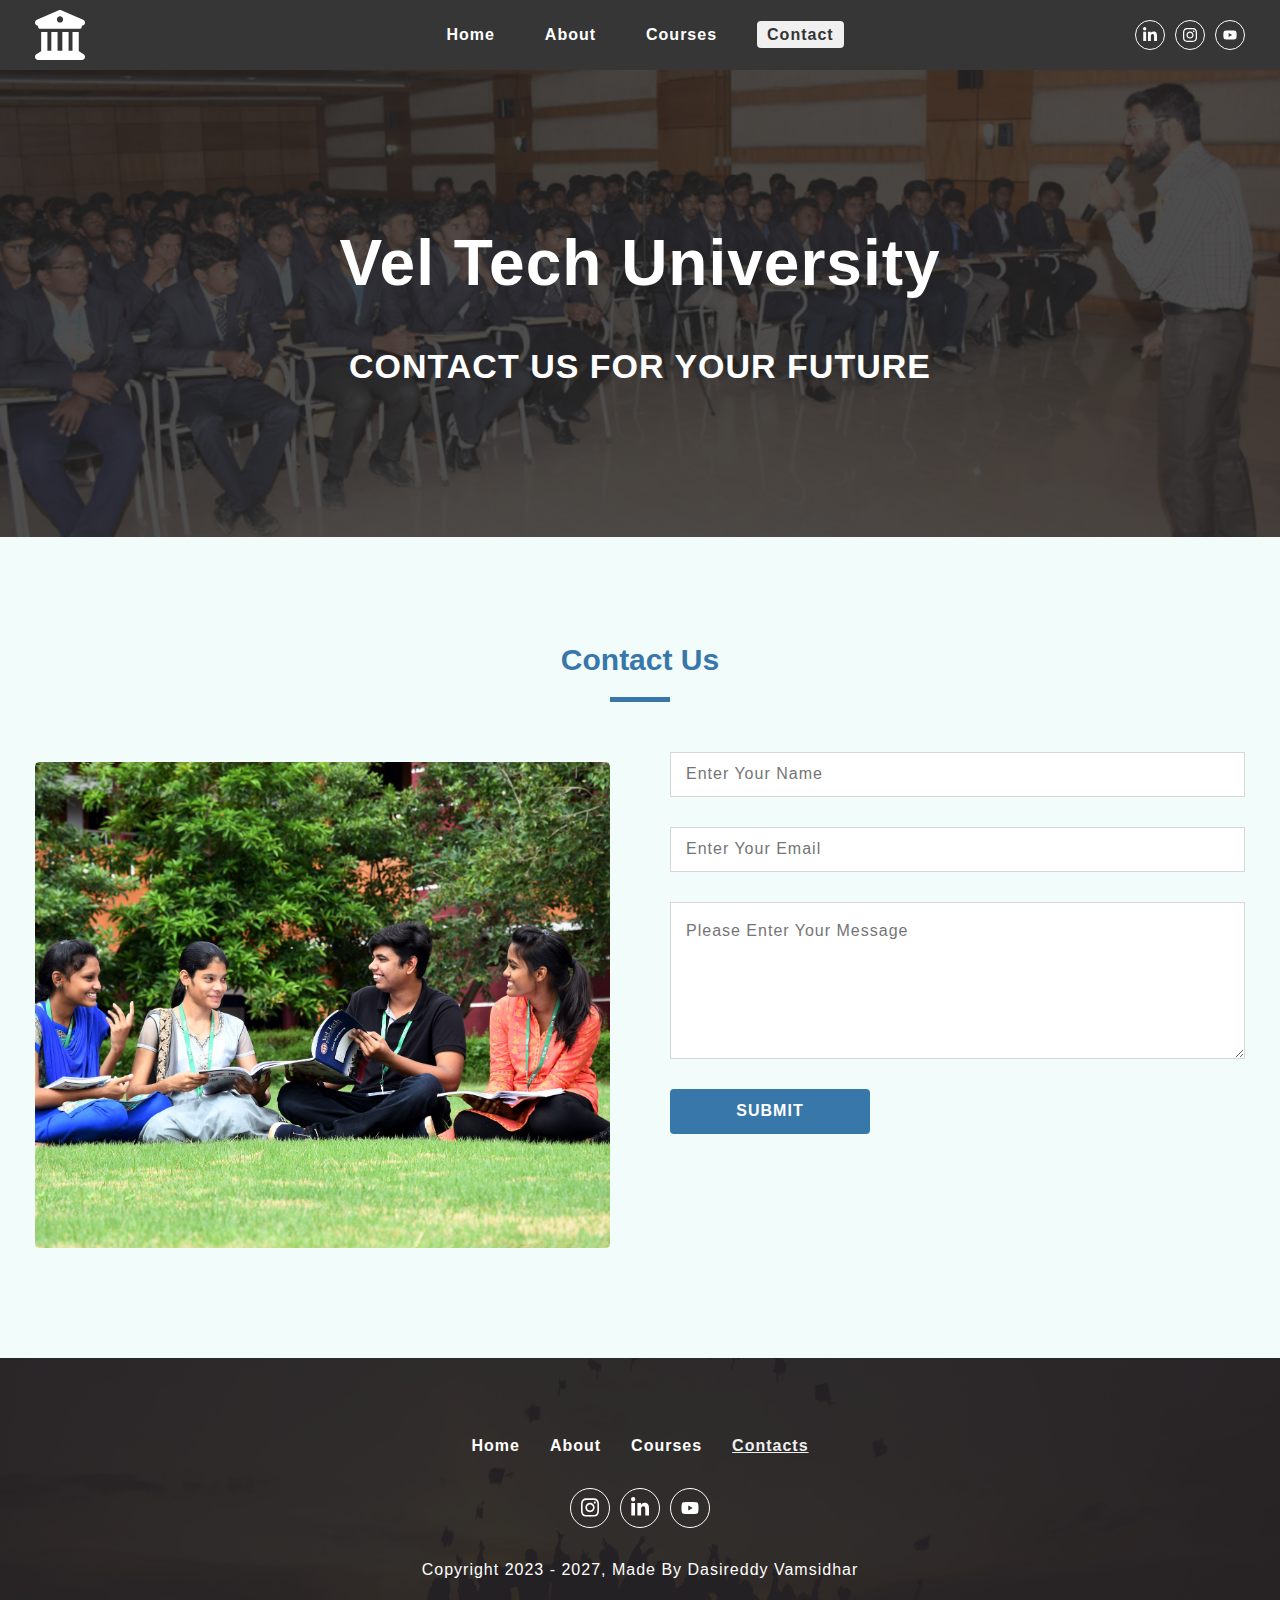
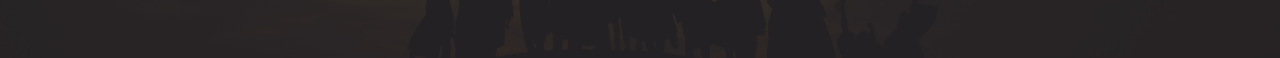
<file: contact.html>
<!DOCTYPE html>
<html lang="en">
<head>
    <meta charset="UTF-8">
    <meta name="viewport" content="width=device-width, initial-scale=1.0">
    <title>Vamsi || Contact Vel Tech University</title>
    <link rel="shortcut icon" href="/icons/vel logo.png" type="image/x-icon"/>
    <link rel="stylesheet" href="/css/style.css"/>
    <link rel="stylesheet" href="/css/navbar.css"/>
    <link rel="stylesheet" href="/css/common.css"/>
    <link rel="stylesheet" href="/css/sidebar.css"/>
    <link rel="stylesheet" href="/css/footer.css"/>
    <link rel="stylesheet" href="/css/single-featured.css"/>
   

</head>
<body>

    <!-- nav section start-->

    <nav class="nav-container">
        <div class="nav-center wrapper">
            <div class="logo-section">
                <a href="./" >
                    <img 
                    src="/icons/university.svg" 
                    alt="university logo"
                    class="logo"
                    />
                </a>
            </div>

            <div class="hamburger">
                <img 
                src="/icons/bars.svg" alt="sidebar open button"/>
            </div>

            <div class="nav-links-main">
                <ul class="nav-links">
                    <li> <a href="./" class="nav-link">home</a> </li>
                    <li> <a href="./about.html" class="nav-link">about</a> </li>
                    <li> <a href="./courses.html" class="nav-link">courses</a> </li>
                    <li> <a href="./contact.html" class="nav-link  active">contact</a> </li>
                </ul>
            </div>

            <div class="nav-social-links-main">
                <ul class="nav-social-links">
                    <li class="nav-social-link">
                        <a href="https://www.linkedin.com/company/veltechinstitue/"
                           target="_blank">
                            <img src="/icons/linkedin.svg" alt="linkedin">

                        </a>
                    </li>
            
                    <li class="nav-social-link">
                        <a href="https://instagram.com/veltechuniversityofficial?igshid=MzRlODBiNWFlZA=="
                           target="_blank">
                            <img src="/icons/instagram.svg" alt="instagram">
                            
                        </a>
                    </li>
                    <li class="nav-social-link">
                        <a href="https://www.youtube.com/@VelTechUniversity7"
                        target="_blank">
                            <img src="/icons/youtube.svg" alt="youtube">
                            
                        </a>
                    </li>
                </ul>
            </div>
        </div>

    </nav>
    <!-- nav section end-->


    <!--sidebar section start, when click the hamburger we need to 
        show the content-->
        <aside class="sidebar-container">
            <div class="sidebar-center wrapper">
                <div class="side-header">
                    <div class="logo-section">
                        <a href="./">
                            <img src="/icons/university.svg"
                            alt="university logo"/>
                        </a>
                    </div>
                    <div class="close-button">
                        <img src="/icons/close.svg" 
                        alt="siderbar close button"/>
                    </div>
                </div>
                <div class="sidebar-content paddingTopMobile-fifty">
                    <div class="sidebar-links-main">
                        <ul class="sidebar-links">
                            <li> <a href="./" class="nav-link">home</a></li>
                            <li> <a href="./about.html" class="nav-link">about</a></li>
                            <li> <a href="./courses.html" class="nav-link">courses</a></li>
                            <li> <a href="./contact.html" class="nav-link  active">contact</a></li>
                        </ul>
                    </div>
                </div>
            </div>
        </aside>
    <!--sidebar section end-->


        <!-- Hero section start-->
 
        <div class="page-hero-container">
            <div class="page-hero">
                <div class="hero-image-component">
                    <div class="img-container">
                        <img src="/assets/contact page.jpg"
                             alt="about section banner"/>
                    </div>
                </div>
                <div class="hero-box paddingBottomMobile-thirty paddingTopMobile-fifty">
                    <div class="hero-content text-center wrapper text-container">
                        <h1 class="heading"> Vel Tech University</h1>
                        <div class="small-heading">contact us for your future</div>
                    </div>
                </div>
            </div>
        </div>
    
        <!-- Hero section end-->

        <!--single featured component start-->
        <div class="single-featured-container light-blue-background">
            <div class="single-featured-center wrapper">
                <div class="section-title paddingTopMobile-fifty paddingTopDesktop-hundred">
                    <h3 class="title">contact us</h3>
                    <div class="underline"></div>
                </div>
                <div class="single-featured paddingTopDesktop-fifty
                paddingBottomDesktop-hundred paddingTopMobile-fifty
                paddingBottomMobile-fifty">
                    <div class="image-component single-featured-image 
                    paddingBottomMobile-fifty">
                        <img src="/assets/contact.jpg"
                             alt="contact section image"/>

                    </div>
                    <div class="single-featured-text-component">
                        <div class="featured-center">
                            <div class="about-info">
                                <form class="contact-us-form">
                                    <input type="text" 
                                           name="name" 
                                           id="name"
                                           placeholder="enter your name" 
                                           class="primary-input full-width-mobile
                                           full-width-desktop"
                                    />
                                    <input type="email" 
                                    name="email" 
                                    id="email"
                                    placeholder="enter your email" 
                                    class="primary-input full-width-mobile
                                    full-width-desktop"
                                   />
                                   <textarea
                                   name="message"
                                   id="message"
                                   cols="30"
                                   rows="5"
                                   class="primary-textarea full-width-mobile
                                   full-width-desktop"
                                   placeholder="please enter your message"
                                   ></textarea>
                                   <button class="button-primary-dark full-width-mobile">
                                    submit
                                   </button>
                                         
                                </form>
                            </div>
                        </div>
                    </div>
                </div>

            </div>
        </div>
        <!--single featured component end-->


    <!--Footer section start-->
    <footer class="footer-container">
        <div class="footer-center wrapper">
            <div class="footer-links-main">
                <ul class="footer-links">
                    <li> <a href="./" class="footer-link">home</a></li>
                    <li> <a href="./about.html" class="footer-link">about</a></li>
                    <li> <a href="./courses.html" class="footer-link">courses</a></li>
                    <li> <a href="./contact.html" class="footer-link active">contacts</a></li>
                </ul>
            </div>
            <div class="social-links-main">
                <ul class="social-links">
                    <li class="social-link">
                        <a href="https://instagram.com/veltechuniversityofficial?igshid=MzRlODBiNWFlZA=="
                           target="_blank">
                        <img src="/icons/instagram.svg" alt="instagram">
                        </a>
                    </li>


                        <li class="social-link">
                            <a href="https://www.linkedin.com/company/veltechinstitue/"
                               target="_blank">
                                <img src="/icons/linkedin.svg" alt="linkedin">
                            </a>
                        </li>

                        <li class="social-link">
                            <a href="https://www.youtube.com/@VelTechUniversity7"
                               target="_blank">
                                <img src="/icons/youtube.svg" alt="youtube">
                            </a>
                        </li>

                </ul>
            </div>

            <div class="footer-copy-right">
                <p>copyright 2023 - <span class="copyright-date">0</span>,
                made by dasireddy vamsidhar</p>
            </div>
        </div>

    </footer>
    <!--Footer section end-->

    <!--Java Script link for adding functionality-->
    <script src="./js/App.js"></script>

</body>
</html>
</file>
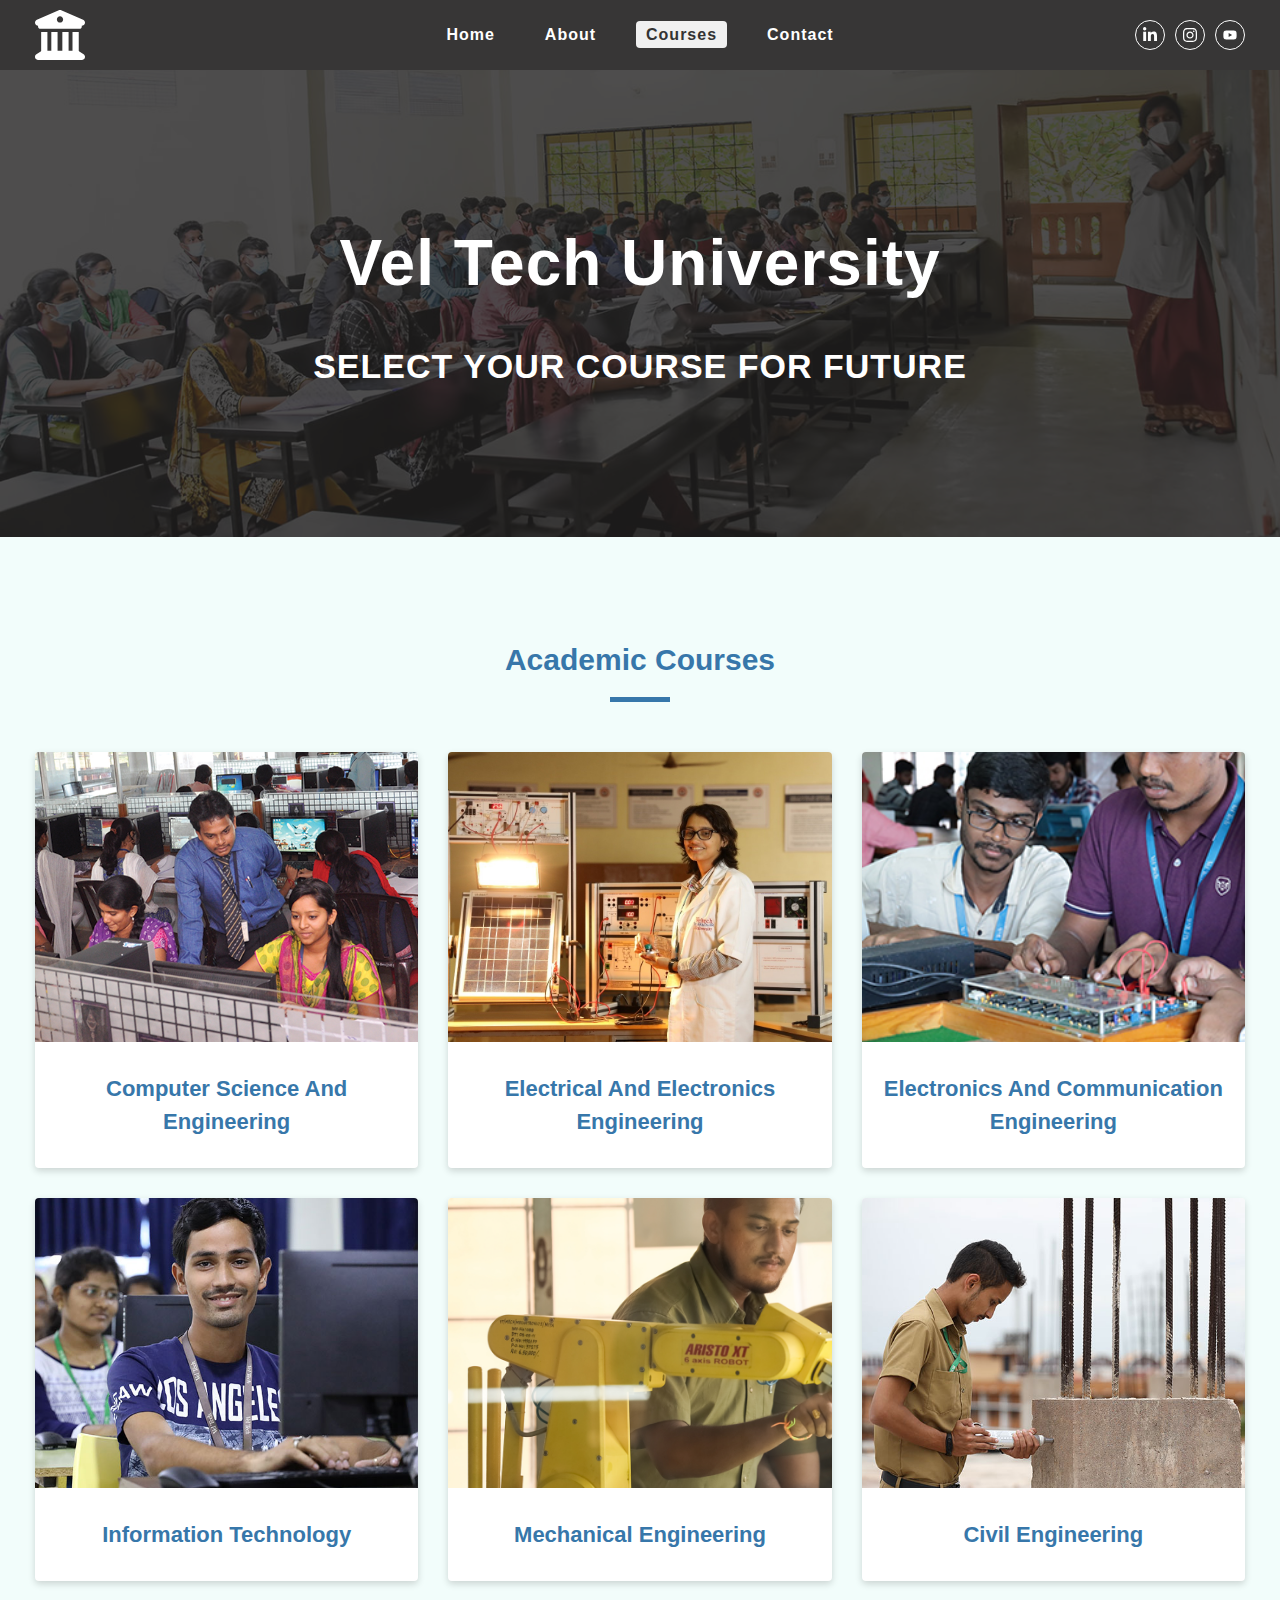
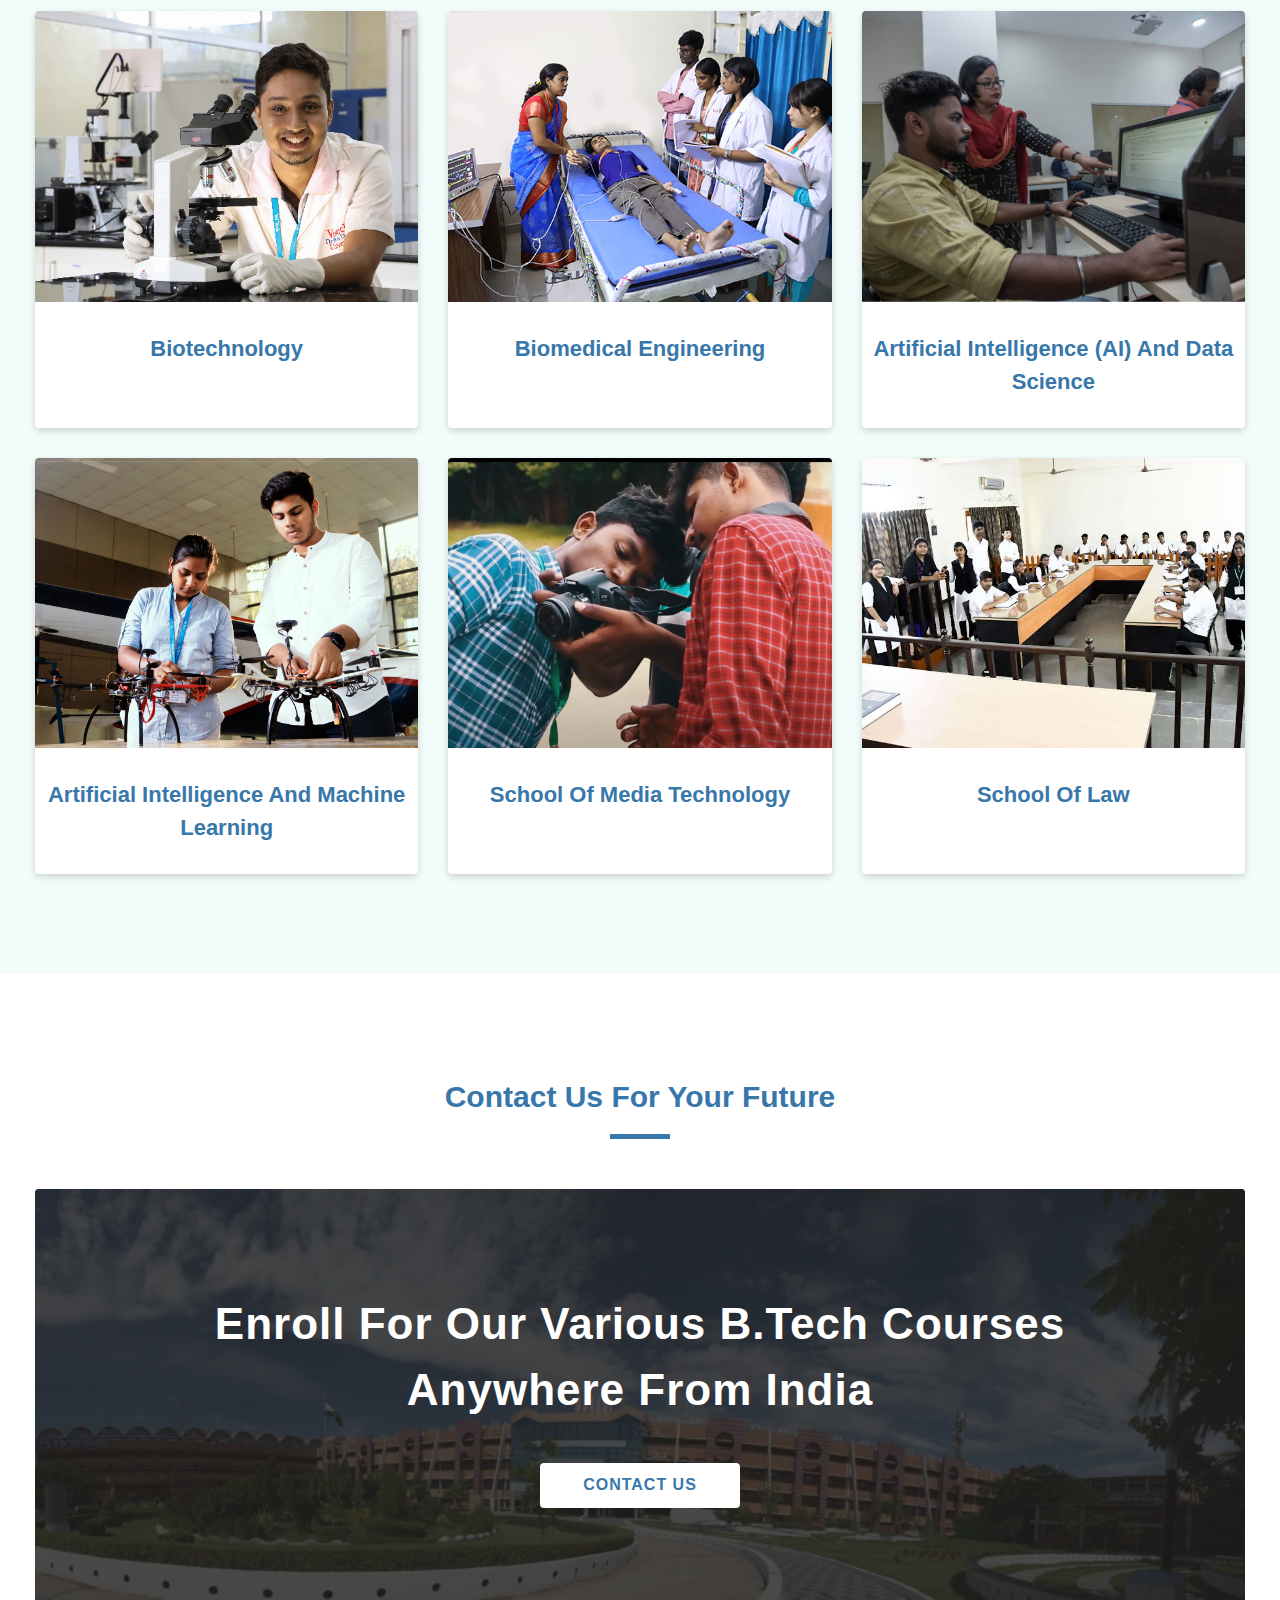
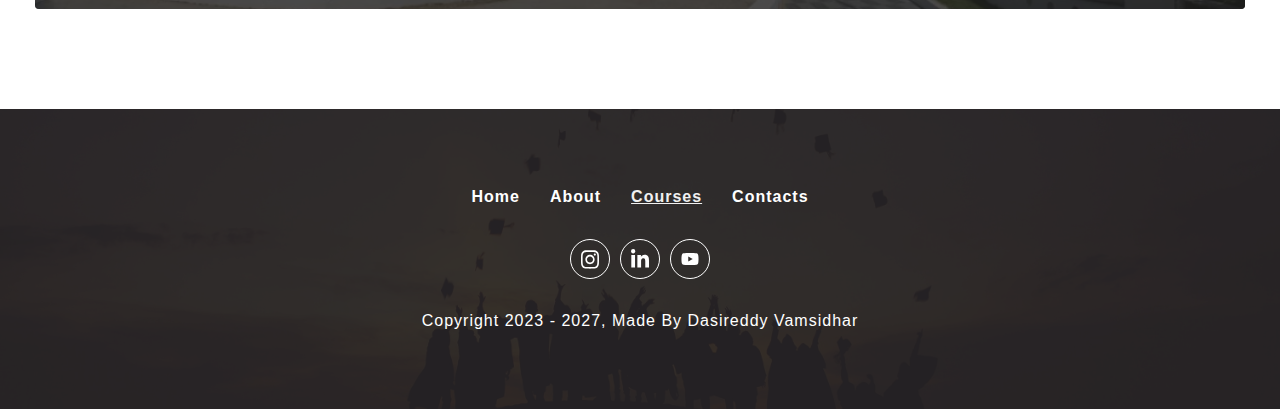
<file: courses.html>
<!DOCTYPE html>
<html lang="en">
<head>
    <meta charset="UTF-8">
    <meta name="viewport" content="width=device-width, initial-scale=1.0">
    <title>Vamsi || Courses Vel Tech University</title>
    <link rel="shortcut icon" href="/icons/vel logo.png" type="image/x-icon"/>
    <link rel="stylesheet" href="/css/style.css"/>
    <link rel="stylesheet" href="/css/navbar.css"/>
    <link rel="stylesheet" href="/css/common.css"/>
    <link rel="stylesheet" href="/css/sidebar.css"/>
    <link rel="stylesheet" href="/css/footer.css"/>
    
</head>
<body>

    <!-- nav section start-->

    <nav class="nav-container">
        <div class="nav-center wrapper">
            <div class="logo-section">
                <a href="./" >
                    <img 
                    src="/icons/university.svg" 
                    alt="university logo"
                    class="logo"
                    />
                </a>
            </div>

            <div class="hamburger">
                <img 
                src="/icons/bars.svg" alt="sidebar open button"/>
            </div>

            <div class="nav-links-main">
                <ul class="nav-links">
                    <li> <a href="./" class="nav-link">home</a> </li>
                    <li> <a href="./about.html" class="nav-link">about</a> </li>
                    <li> <a href="./courses.html" class="nav-link active">courses</a> </li>
                    <li> <a href="./contact.html" class="nav-link">contact</a> </li>
                </ul>
            </div>

            <div class="nav-social-links-main">
                <ul class="nav-social-links">
                    <li class="nav-social-link">
                        <a href="https://www.linkedin.com/company/veltechinstitue/"
                           target="_blank">
                            <img src="/icons/linkedin.svg" alt="linkedin">

                        </a>
                    </li>
                   
                    <li class="nav-social-link">
                        <a href="https://instagram.com/veltechuniversityofficial?igshid=MzRlODBiNWFlZA=="
                           target="_blank">
                            <img src="/icons/instagram.svg" alt="instagram">
                            
                        </a>
                    </li>
                    <li class="nav-social-link">
                        <a href="https://www.youtube.com/@VelTechUniversity7"
                           target="_blank">
                            <img src="/icons/youtube.svg" alt="youtube">
                            
                        </a>
                    </li>
                </ul>
            </div>
        </div>

    </nav>
    <!-- nav section end-->


    <!--sidebar section start, when click the hamburger we need to 
        show the content-->
        <aside class="sidebar-container">
            <div class="sidebar-center wrapper">
                <div class="side-header">
                    <div class="logo-section">
                        <a href="./">
                            <img src="/icons/university.svg"
                            alt="university logo"/>
                        </a>
                    </div>
                    <div class="close-button">
                        <img src="/icons/close.svg" 
                        alt="siderbar close button"/>
                    </div>
                </div>
                <div class="sidebar-content paddingTopMobile-fifty">
                    <div class="sidebar-links-main">
                        <ul class="sidebar-links">
                            <li> <a href="./" class="nav-link">home</a></li>
                            <li> <a href="./about.html" class="nav-link">about</a></li>
                            <li> <a href="./courses.html" class="nav-link active">courses</a></li>
                            <li> <a href="./contact.html" class="nav-link">contact</a></li>
                        </ul>
                    </div>
                </div>
            </div>
        </aside>
    <!--sidebar section end-->


        <!-- Hero section start-->
 
        <div class="page-hero-container">
            <div class="page-hero">
                <div class="hero-image-component">
                    <div class="img-container">
                        <img src="/assets/courses page.jpg"
                             alt="about section banner"/>
                    </div>
                </div>
                <div class="hero-box paddingBottomMobile-thirty paddingTopMobile-fifty">
                    <div class="hero-content text-center wrapper text-container">
                        <h1 class="heading"> Vel Tech University</h1>
                        <div class="small-heading">select your course for future</div>
                    </div>
                </div>
            </div>
        </div>
    
        <!-- Hero section end-->

        
    <!--featured courses section start-->

    <div class="featured-courese-container light-blue-background">
        <div class="featured-courses-center wrapper">
            <div class="section-title paddingTopDesktop-hundred 
                paddingTopMobile-fifty">

                <h3 class="title">academic courses</h3>
                <div class="underline"></div>
            </div>

            <section class="featured-courses paddingTopDesktop-fifty 
            paddingBottomDesktop-hundred paddingBottomMobile-fifty
            paddingTopMobile-fifty three-column-layout">

            
            <!--single course start-->

            <article class="single-course">
                <div class="img-container">
                    <img src="/assets/course-1.png" 
                         alt="course one"/>
                </div>
                <div class="course-title">
                    <p>Computer Science and Engineering</p>
                </div>
            </article>

            <!--single course end-->

            
            <!--single course start-->

            <article class="single-course">
                <div class="img-container">
                    <img src="/assets/course-2.jpg" 
                         alt="course two"/>
                </div>
                <div class="course-title">
                    <p>Electrical and Electronics Engineering</p>
                </div>
            </article>

            <!--single course end-->

            
            <!--single course start-->

            <article class="single-course">
                <div class="img-container">
                    <img src="/assets/course-3.jpg" 
                         alt="course three"/>
                </div>
                <div class="course-title">
                    <p>Electronics and Communication Engineering</p>
                </div>
            </article>

            <!--single course end-->

            
            <!--single course start-->

            <article class="single-course">
                <div class="img-container">
                    <img src="/assets/course-4.jpg" 
                         alt="course four"/>
                </div>
                <div class="course-title">
                    <p> Information Technology</p>
                </div>
            </article>

            <!--single course end-->

            
            <!--single course start-->

            <article class="single-course">
                <div class="img-container">
                    <img src="/assets/course-5.png" 
                         alt="course five"/>
                </div>
                <div class="course-title">
                    <p>Mechanical Engineering</p>
                </div>
            </article>

            <!--single course end-->

            
            <!--single course start-->

            <article class="single-course">
                <div class="img-container">
                    <img src="/assets/course-6.jpg" 
                         alt="course six"/>
                </div>
                <div class="course-title">
                    <p> Civil Engineering</p>
                </div>
            </article>
            
            <!--single course end-->

            
            <!--single course start-->

            <article class="single-course">
                <div class="img-container">
                    <img src="/assets/course-7.jpg" 
                         alt="course seven"/>
                </div>
                <div class="course-title">
                    <p> Biotechnology</p>
                </div>
            </article>

            <!--single course end-->

            
            <!--single course start-->

            <article class="single-course">
                <div class="img-container">
                    <img src="/assets/course-8.jpg" 
                         alt="course eight"/>
                </div>
                <div class="course-title">
                    <p>Biomedical Engineering</p>
                </div>
            </article>

            <!--single course end-->

            
            <!--single course start-->

            <article class="single-course">
                <div class="img-container">
                    <img src="/assets/course-9.jpg" 
                         alt="course nine"/>
                </div>
                <div class="course-title">
                    <p>Artificial Intelligence (AI) and Data Science</p>
                </div>
            </article>

            <!--single course end-->

            
            <!--single course start-->

            <article class="single-course">
                <div class="img-container">
                    <img src="/assets/course-10.jpg" 
                         alt="course ten"/>
                </div>
                <div class="course-title">
                    <p>Artificial Intelligence and Machine Learning</p>
                </div>
            </article>

            <!--single course end-->

            
            <!--single course start-->

            <article class="single-course">
                <div class="img-container">
                    <img src="/assets/course-11.png" 
                         alt="course eleven"/>
                </div>
                <div class="course-title">
                    <p>School of Media Technology</p>
                </div>
            </article>

            <!--single course end-->

            
            <!--single course start-->

            <article class="single-course">
                <div class="img-container">
                    <img src="/assets/course-12.jpg" 
                         alt="course twelve"/>
                </div>
                <div class="course-title">
                    <p>School of Law</p>
                </div>
            </article>

            <!--single course end-->
        
        </section>
        </div>
        </div>
    </div>

     <!--feature courses section end-->
         <!--contact promotion start (means when we click contact us button, it will
        promote(move) to contact page, hence we call it as contact promotion)-->

        <div class="contact-promotion-container light-pink-backgroung">
            <div class="contact-promotion-center wrapper">
                <div class="section-title paddingTopDesktop-hundred paddingTopMobile-fifty">
                    <h3 class="title">contact us for your future</h3>
                    <div class="underline"></div>
                </div>
                <section class="contact-promotion paddingTopDesktop-fifty 
                paddingTopMobile-fifty paddingBottomDesktop-hundred 
                paddingBottomMobile-fifty">
                    <div class="contact-promo-img">
                        <img src="/assets/contact us promotion.webp"
                             alt="contact us promotion image"/>
                        <div class="contact-info-container text-center text-container">
                            <h2 class="contact-heading">enroll for our various 
                                b.tech courses anywhere from india</h2>
                            <a href="./contact.html" class="button-primary-light">
                                contact us
                            </a>
                        </div>
                    </div>
                </section>
            </div>
        </div>
    <!--contact promotion end-->

    <!--Footer section start-->
    <footer class="footer-container">
        <div class="footer-center wrapper">
            <div class="footer-links-main">
                <ul class="footer-links">
                    <li> <a href="./" class="footer-link">home</a></li>
                    <li> <a href="./about.html" class="footer-link">about</a></li>
                    <li> <a href="./courses.html" class="footer-link active">courses</a></li>
                    <li> <a href="./contact.html" class="footer-link">contacts</a></li>
                </ul>
            </div>
            <div class="social-links-main">
                <ul class="social-links">
                    <li class="social-link">
                        <a href="https://instagram.com/veltechuniversityofficial?igshid=MzRlODBiNWFlZA=="
                           target="_blank">
                        <img src="/icons/instagram.svg" alt="instagram">
                        </a>
                    </li>

 

                        <li class="social-link">
                            <a href="https://www.linkedin.com/company/veltechinstitue/"
                               target="_blank">
                                <img src="/icons/linkedin.svg" alt="linkedin">
                            </a>
                        </li>

                        <li class="social-link">
                            <a href="https://www.youtube.com/@VelTechUniversity7"
                               target="_blank">
                                <img src="/icons/youtube.svg" alt="youtube">
                            </a>
                        </li>

                </ul>
            </div>

            <div class="footer-copy-right">
                <p>copyright 2023 - <span class="copyright-date">0</span>,
                made by dasireddy vamsidhar</p>
            </div>
        </div>

    </footer>
    <!--Footer section end-->
   
    <!--Java Script link for adding functionality-->
   <script src="./js/App.js"></script>
   
    
</body>
</html>
</file>
<file: css/style.css>
/*Global variables declaration for applying styles, using this we can apply
this variables to required components without rewriting again and again*/
:root{
    --clr-primary:#3777aa;
    --clr-primary-light:#2284d3;
    --clr-white:#ffffff;
    --clr-white-light:#f0f0f0;
    --clr-shadow:#00000029;
    --clr-black:#333333;
    --clr-black-30:#2220204d;
    --clr-black-80:#222020cc;
    --clr-black-90:#212020e6;
    --clr-pink-light:#fdf2f2;
    --clr-blue-light:#f2fdfb;

    --font-family: Arial, Helvetica, sans-serif;

    --box-shadow-light:0px 3px 7px var(--clr-shadow);
    --box-shadow-dark:0px 3px 7px var(--clr-black-30);

    --transition:all .3s linear; /* used for hover effect*/
    --radius:4px;

}
/*Apply above global styles to required tag using var()*/
*,::after,::before{
    margin: 0px;
    padding: 0px;
    box-sizing: border-box;
}
/*when we press the tab in keyboard then we can able to move between the
sections (home,about) while moving through keyboard a box will be surrounded
around the selected tabs right that box styling is done as below, not only
keywboard if user interacts with any thing then the below "focus" styles 
will be applied */
*:focus{
    outline-width: 2px;
    outline-offset: 1px;
    outline-color: var(--clr-primary);
}
body{
    color: var(--clr-black);
    background: var(--clr-white);
    font-family: var(--font-family);
    line-height: 1.5;
}

ul{
    list-style-type: none;
}

a{
    text-decoration: none;
}

/*<img> are treated as inline elements, meaning they flow within the content and 
do not introduce line breaks before or after them. However, when you set the 
display property to block, the <img> elements are now displayed as block-level 
elements.*/
img{
    display: block;
}

/*create one global class "wrapper" and use that class in html when required*/
.wrapper{
    max-width: 1250px;
    margin-left: auto;
    margin-right: auto;
    padding-left: 20px;
    padding-right: 20px;
}
.text-container{
    max-width: 1000px;
    margin-left: auto;
    margin-right: auto;
}
.display-block{
    display: block !important;
}
.text-center{
    text-align: center;
}
.text-left{
    text-align: left;
}
.text-right{
    text-align: right;
}

@media screen and (max-width:991px) {
    .full-width-mobile{
        width: 100%;
    }
    
}
@media screen and (min-width:992px) {
    .full-width-desktop{
        width: 100%;
    }
    
}

.light-pink-background{
    background: var(--clr-pink-light);
}
.light-blue-background{
    background: var(--clr-blue-light);
}

/* global class "section-title" for adding under-line under each section
and use this class in html when neede*/
.section-title .title{
    font-size: 30px;
    font-weight: bold;
    text-transform: capitalize;
    text-align: center;
    margin-bottom: 15px;
    color: var(--clr-primary);


}

.section-title .underline{
    width: 60px;
    height: 5px;
    background: var(--clr-primary);
    margin-left: auto;
    margin-right: auto;
}

.button-primary-dark, .button-primary-light{
    font-weight: bold;
    text-transform: uppercase;
    border: none;
    cursor: pointer;
    height: 45px;
    transition: var(--transition);
    font-size: 16px;
    letter-spacing: 1px;
    padding-left: 20px;
    padding-right: 20px;
    min-width: 200px;
    display: inline-flex;
    justify-content: center;
    align-items: center;
    border-radius: var(--radius);
}
.button-primary-dark{
    background: var(--clr-primary);
    color: var(--clr-white);
}
.button-primary-light{
    background-color: var(--clr-white);
    color:var(--clr-primary);
}
.button-primary-dark:hover{
    background: var(--clr-primary-light);
}
.button-primary-light:hover{
    background:var(--clr-white-light) ;
}
.primary-input, .primary-textarea{
    height: 45px;
    font-size: 16px;
    line-height: 25px;
    padding-left: 15px;
    padding-right: 15px;
    border-radius: calc(var(--radius)-2px);
    border: 1px solid var(--clr-shadow);
    letter-spacing: 1px;
    font-family: var(--font-family);
}
.primary-textarea{
    height: unset;
    padding-top: 15px;
    padding-bottom: 15px;
    resize: vertical;
}

.primary-input::placeholder, .primary-textarea::placeholder{
    text-transform: capitalize;
}


/* for bigger screens we need to show below styles when min width is 992px*/
@media screen and (min-widht:992px) {
    .button-primary-dark,
    .button-primary-light{
        height: 50px;
        min-width: 220px;
    }

    .primary-input{
        height: 50px;
    }
    
}
</file>
<file: css/navbar.css>
/*nav bar styles*/
.nav-container{
    background: var(--clr-black-90);
    width: 100%;
    height: 50px;
    display: flex;
    justify-content: center;
    align-items: center;
    top:-70px;
}
/*for sticky nav bar*/
.nav-container.sticky-nav{
    position: fixed;
    top:0;
    left: 0;
    z-index: 9;
    transition: var(--transition);
}
.nav-center{
    width: 100%;
    display: grid;
    grid-template-columns: repeat(2,1fr);
    align-items: center;
    justify-content: center;
}
.nav-links-main{
    display: none;
}
.nav-social-links-main{
    display: none;
}
.nav-container .logo-section{
    width: 30px;
}
.nav-container .hamburger{
    width:25px;
    display: flex;
    justify-self: flex-end;
}

/*nav bar for screens larger then mobiles*/
@media screen and (min-width:992px) {
    .nav-container{
        min-height: 70px;
    }
    .nav-center{
        grid-template-columns: repeat(3,1fr);/*[or] 1fr 1fr 1fr*/

    }
    .nav-container .logo-section{
        width: 50px;
        cursor: pointer;
    }
    .nav-container .hamburger{
        display: none;
    }
    .nav-container .nav-links-main{
        display: flex;
    }
    .nav-container .nav-social-links-main{
        display: flex;
    }
    .nav-container .nav-links{
        display: flex;
        column-gap: 30px;
    }
    .nav-container .nav-link{
        color: var(--clr-white);
        font-size: 16px;
        text-transform: capitalize;
        font-weight: bold;
        letter-spacing: 1px;
        padding: 5px 10px;
        border-radius: var(--radius);
        transition: var(--transition);
    }
    .nav-container .nav-link.active, .nav-container .nav-link:hover{
        background: var(--clr-white-light);
        color: var(--clr-black);
        
    }
    .nav-container .nav-social-links-main{
        display: flex;
        justify-self: flex-end;
    }
  .nav-social-links-main .nav-social-links{
    display: flex;
    column-gap: 10px;
    justify-content: center;
    align-items: center;
    }
    
    .nav-social-links .nav-social-link{
        width: 30px;
        height: 30px;
        border: 1px solid var(--clr-white);
        border-radius: 50%;
        display: flex;
        justify-content: center;
        align-items: center;
    }
    .nav-social-links-main .nav-social-link:hover{
        transition: var(--transition);
        transform: translateY(-3px);
    }
    .nav-container .nav-social-link img{
        width: 14px;
    }
}
</file>
<file: css/common.css>
/*hero section styles*/
.page-hero-container{
    width: 100%;
}
.page-hero-container .hero-image-component{
    aspect-ratio: 375/220;
    overflow: hidden;
}
.page-hero-container .img-container, .page-hero-container img{
    width: 100%;
    height: 100%;
    object-fit: cover;
}
.page-hero-container .hero-box{
    width: 100%;
    background:var(--clr-primary);
    min-height: 250px;
    display: flex;
    justify-content: center;
    align-items: center;
}
.page-hero-container .hero-content{
    display: flex;
    flex-direction: column;
    row-gap: 30px;

}
.page-hero-container .heading{
    color: var(--clr-white);
    font-size: 24px;
    letter-spacing: 1px;
    
}
.page-hero-container .desc{
    color: var(--clr-white);
    font-size: 16px;
    font-weight: bold;
    letter-spacing: 1px;
}
.page-hero-container .small-heading{
    font-size: 18px;
    letter-spacing: 1px;
    text-transform: uppercase;
    color: var(--clr-white);
    font-weight: bold;
}
@media screen and (min-width:992px) {
    .page-hero-container{
        position: relative;
    }
    .page-hero-container .hero-image-component{
        /*aspect ration means if the image is no there, in that case the space
        reserved for image will be present(blankly)
        antey image lekapoyina, image kosam space alaney untundi*/
        aspect-ratio: 1920/700;
        position: relative;
    }
    .home-page.page-hero-container .hero-image-component{/*only for home page*/
        aspect-ratio: 1920/1080;

    }
    .page-hero-container .hero-image-component::before{
        content: "";
        position: absolute;
        width: 100%;
        height: 100%;
        top: 0;
        left: 0;
        background: var(--clr-black-80);
    }
    .page-hero-container .hero-box{
        position: absolute;
        top: 50%;
        left: 50%;
        transform: translate(-50%,-50%);
        background: transparent;
    }
    .page-hero-container .heading{
        font-size: 64px;
    }
    .page-hero-container .small-heading{
        font-size: 34px;
    }
    /*apply below animation in screens other then mobiles, hence we wrote this
    code in this media query*/
    .page-hero-container .home-button{
        animation: bounceAnimation 3s linear infinite alternate;
    }
}
/*animations for the "get started" button*/
/*we need to show the animation in both the 0% and 100% cases*/
@keyframes bounceAnimation{
    0%{
        transform: scale(0.8);
    }
    100%{
        transform: scale(1.1);

    }
}

/*contact promotion styles*/
.contact-promotion{
    width: 100%;
}
.contact-promotion .contact-promo-img{
    position: relative;
    aspect-ratio: 355/400; /* width/height */
    overflow: hidden;
    border-radius: var(--radius);
}
.contact-promotion .contact-promo-img::before{
    position: absolute;
    content: "";
    width: 100%;
    height: 100%;
    top: 0;
    left: 0;
    background: var(--clr-black-80);
}
.contact-promotion .contact-promo-img img{
    width: 100%;
    height: 100%;
    object-fit: cover;
}
.contact-promotion .contact-info-container{
    position: absolute;
    width: 100%;
    height: 100%;
    top: 50%;
    left: 50%;
    transform: translate(-50%,-50%);
    display: flex;
    flex-direction: column;
    row-gap:40px;
    align-items: center;
    justify-content: center;
}
.contact-promotion .contact-info-container .contact-heading{
    font-size: 30px;
    color: var(--clr-white);
    letter-spacing: 1px;
    text-transform: capitalize;
}
@media screen and (min-width:992px) {
    .contact-promotion .contact-promo-img{
        aspect-ratio: 1259/437;
    }
    .contact-promotion .contact-info-container .contact-heading{
        font-size: 44px;
    }
}


/*featured courses*/
.single-course{
    width: 100%;
    height: 100%;
    background: var(--clr-white);
    box-shadow: var(--box-shadow-light);
    border-radius: var(--radius);
    transition: var(--transition);
}
.single-course:hover{
    transform: translateY(-2px) scale(1.02);
    box-shadow: var(--box-shadow-dark);
}
.single-course .img-container{
    aspect-ratio: 355/250;
    overflow: hidden;
}
.single-course .img-container img{
    width: 100%;
    height: 100%;
    object-fit: cover;
    border-top-left-radius: var(--radius);
    border-top-right-radius: var(--radius);
    transition: var(--transition);
}
.single-course .course-title{
    font-size: 22px;
    text-transform: capitalize;
    text-align: center;
    font-weight: bold;
    color: var(--clr-primary);
    padding-left: 10px;
    padding-right: 10px;
    margin-top: 30px;
    margin-bottom: 30px;
}
@media screen and (min-width:992px) {
    .single-course .img-container{
        aspect-ratio: 396/300;
    }
    .single-course:hover img{
        transform: scale(1.05) rotateZ(2deg);

    }
}

/*layout classes when open in desktop need to show 3 courses in grid
and in tab need to show 2 courses and in mobile only 1 course*/
.three-column-layout{
    display: grid;
    grid-template-columns: 1fr;
    gap: 30px;
}

@media screen and (min-width:769px) {/*for tabs screens*/
    /*show 2 courses */
    .three-column-layout{
        grid-template-columns: 1fr 1fr;
    }  
}

@media screen and (min-width:992px) {/* for desktop screens*/
    /*show 3 courses*/
    .three-column-layout{
        grid-template-columns: 1fr 1fr 1fr;
    }
    
}









/*padding classes*/
/* for mobile-->991px and after 991 means 992 is for desktops and other screens*/
@media screen and (max-width:991px) {
    /*padding top classes for mobile and in mobiles we can do max "50" paddings*/
.paddingTopMobile-ten{
    padding-top: 10px !important;
}
.paddingTopMobile-twenty{
    padding-top: 20px !important;
}
.paddingTopMobile-thirty{
    padding-top: 30px !important;
}
.paddingTopMobile-fourty{
    padding-top: 40px !important;
}
.paddingTopMobile-fifty{
    padding-top: 50px !important;
}

/*padding bottom classes for mobile and in mobiles we can do max "50" paddings*/
.paddingBottomMobile-ten{
    padding-bottom: 10px !important;
}
.paddingBottomMobile-twenty{
    padding-bottom: 20px !important;
}
.paddingBottomMobile-thirty{
    padding-bottom: 30px !important;
}
.paddingBottomMobile-fourty{
    padding-bottom: 40px !important;
}
.paddingBottomMobile-fifty{
    padding-bottom: 50px !important;
}
  
}

@media screen and (min-width:992px) {

.paddingTopDesktop-ten{
    padding-top: 10px !important;
}
.paddingTopDesktop-twenty{
    padding-top: 20px !important;
}
.paddingTopDesktop-thirty{
    padding-top: 30px !important;
}
.paddingTopDesktop-fourty{
    padding-top: 40px !important;
}
.paddingTopDesktop-fifty{
    padding-top: 50px !important;
}
.paddingTopDesktop-sixty{
    padding-top: 60px !important;
}
.paddingTopDesktop-seventy{
    padding-top: 70px !important;
}
.paddingTopDesktop-eighty{
    padding-top: 80px !important;
}
.paddingTopDesktop-ninety{
    padding-top: 90px !important;
}
.paddingTopDesktop-hundred{
    padding-top: 100px !important;
}

.paddingBottomDesktop-ten{
    padding-bottom: 10px !important;
}
.paddingBottomDesktop-twenty{
    padding-bottom: 20px !important;
}
.paddingBottomDesktop-thirty{
    padding-bottom: 30px !important;
}
.paddingBottomDesktop-fourty{
    padding-bottom: 40px !important;
}
.paddingBottomDesktop-fifty{
    padding-bottom: 50px !important;
}
.paddingBottomDesktop-sixty{
    padding-bottom: 60px !important;
}
.paddingBottomDesktop-seventy{
    padding-bottom: 70px !important;
}
.paddingBottomDesktop-eighty{
    padding-bottom: 80px !important;
}
.paddingBottomDesktop-ninety{
    padding-bottom: 90px !important;
}
.paddingBottomDesktop-hundred{
    padding-bottom:100px !important;
}
}
</file>
<file: css/sidebar.css>
/*sidebar styles*/
.sidebar-container{
    background: var(--clr-black);
    width: 100%;
    height: 100vh;/*Takes full vertical height of the user's browser window*/
    position: fixed;
    top: 0;
    left: 100%;
    transition: var(--transition);
    opacity: 0;

}
.sidebar-container.show-sidebar{
    left: 0%;
    opacity: 1;
}
.sidebar-container .logo-section{
    width: 30px;
}
.sidebar-container .close-button{
    width: 25px;
}
.sidebar-container .side-header{
    width: 100%;
    display: flex;
    justify-content: space-between;
    align-items: center;
    min-height: 50px;
    
}
.sidebar-container .sidebar-content{
    width: 100%;
    height: 100%;
    display: flex;
    justify-content: center;
    
}
.sidebar-container .sidebar-links{
    display: flex;
    flex-direction: column;
    row-gap: 30px;
    align-items: center;
}
.sidebar-container .sidebar-links .nav-link{
    color: var(--clr-white);
    text-transform: capitalize;
    letter-spacing: 1px;
    padding: 5px 10px;
    border-radius: var(--radius);
    font-weight: bold;
    
}
.sidebar-container .sidebar-links .nav-link.active{
    background: var(--clr-white);
    color: var(--clr-black);
    
}
</file>
<file: css/footer.css>
/*footer styles*/
.footer-container {
    width: 100%;
    min-height: 300px;
    background: url("./../assets/footer.jpg") no-repeat center/cover;
    /*
    background-repeat: no-repeat;
    background-size: cover;
    background-position: center;
    */
    position: relative;
    z-index: 1;
    display: flex;
    justify-content: center;
    align-items: center;
    
  }
.footer-container::before {
    content: "";
    position: absolute;
    top: 0;
    left: 0;
    width: 100%;
    height: 100%;
    background: var(--clr-black-90);
    z-index: -1;
  }
  .footer-container .footer-center {
    display: flex;
    flex-direction: column;
    row-gap: 30px;
  }
  .footer-container .footer-links {
    display: flex;
    justify-content: center;
    column-gap: 30px;
    align-items: center;
  }
  .footer-container .footer-link {
    font-size: 16px;
    color: var(--clr-white);
    text-transform: capitalize;
    letter-spacing: 1px;
    font-weight: bold;
  }
  .footer-container .footer-link:hover,
  .footer-container .footer-link.active {
    color: var(--clr-white-light);
    text-decoration: underline;
    transition: var(--transition);
  }
  .footer-container .social-links {
    display: flex;
    justify-content: center;
    align-items: center;
    column-gap: 10px;
  }
  .footer-container .social-link {
    width: 40px;
    height: 40px;
    border-radius: 50%;
    border: 1px solid var(--clr-white);
    display: flex;
    justify-content: center;
    align-items: center;
  }
 
.footer-container .social-link:hover{
    transform: translateY(-3px);
    transition: var(--transition);
    
}
  .footer-container .social-link img {
    width: 18px;
  }
  .footer-copy-right p{
    font-size: 16px;
    color: var(--clr-white);
    letter-spacing: 1px;
    line-height: 24px;
    text-transform: capitalize;
    text-align: center;

}
</file>
<file: css/single-featured.css>
/* single featured component */
.single-featured-container {
    width: 100%;
  }
  .single-featured-container .single-featured-image {
    width: 100%;
    aspect-ratio: 355/300;
    overflow: hidden;
    border-radius: var(--radius);
  }
  .single-featured-image img {
    width: 100%;
    height: 100%;
    border-radius: var(--radius);
    object-fit: cover;
  }
  .single-featured-text-component .about-info {
    display: flex;
    flex-direction: column;
    gap: 30px;
  }
  .single-featured-text-component .about-info p {
    font-size: 16px;
    letter-spacing: 1px;
  }
 .single-featured-text-component .contact-us-form{
    display: flex;
    flex-direction: column;
    gap: 30px;
    align-items: flex-start;
 }
  @media screen and (min-width: 992px) {
    .single-featured {
      display: flex;
      align-items: center;
      justify-content: space-between;
    }
    .single-featured-container.reverse-content .single-featured{
        flex-direction: row-reverse;
    }
    .single-featured-image, .single-featured-text-component{
        aspect-ratio: 625/550;
    }
   
    .single-featured-image,
    .single-featured-text-component {
      flex: 0 0 calc(50% - 30px);
    }
   
  }
</file>
